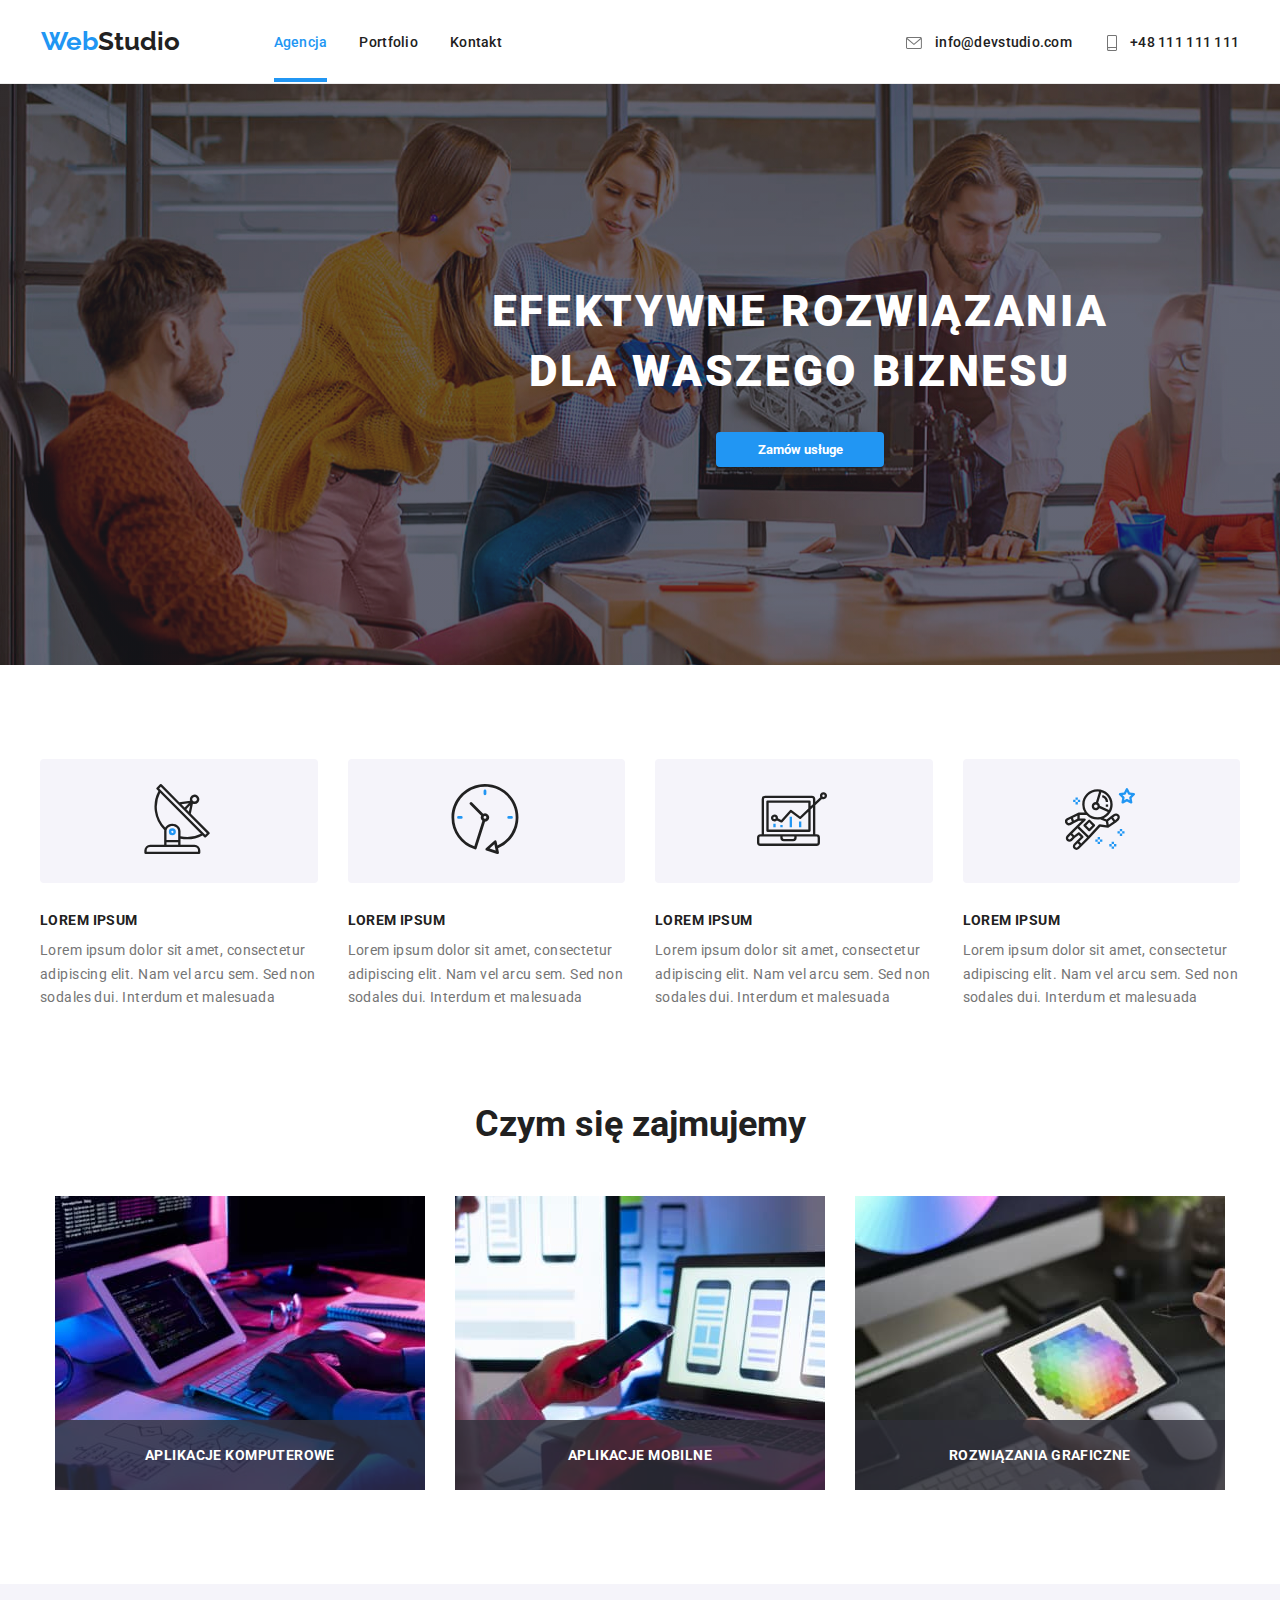
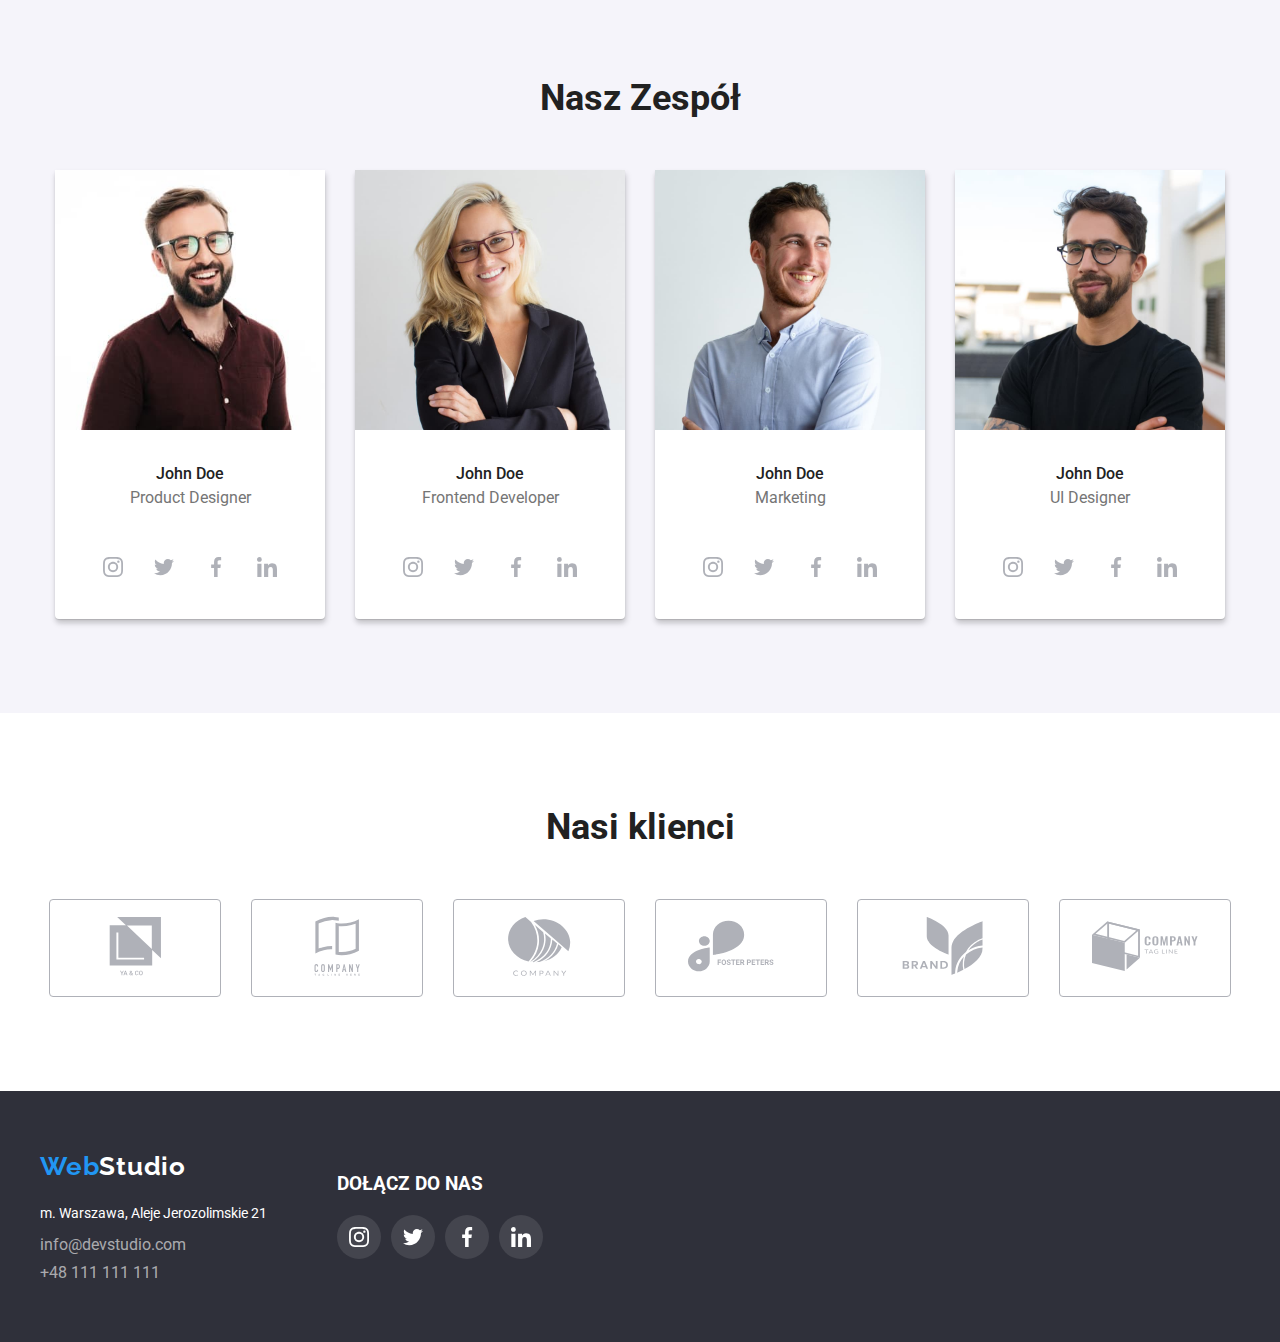
<file: index.html>
<!DOCTYPE html>
<html lang="en">
  <head>
    <meta charset="UTF-8" />
    <meta http-equiv="X-UA-Compatible" content="IE=edge" />
    <meta name="viewport" content="width=device-width, initial-scale=1.0" />
    <title>Studio</title>
    <link
      rel="stylesheet"
      href="https://cdnjs.cloudflare.com/ajax/libs/modern-normalize/1.1.0/modern-normalize.min.css"
      integrity="sha512-wpPYUAdjBVSE4KJnH1VR1HeZfpl1ub8YT/NKx4PuQ5NmX2tKuGu6U/JRp5y+Y8XG2tV+wKQpNHVUX03MfMFn9Q=="
      crossorigin="anonymous"
      referrerpolicy="no-referrer"
    />
    <link rel="stylesheet" href="css/style.css" />

    <link rel="preconnect" href="https://fonts.googleapis.com" />
    <link rel="preconnect" href="https://fonts.gstatic.com" crossorigin />
    <link
      href="https://fonts.googleapis.com/css2?family=Raleway:wght@700&family=Roboto:wght@400;500;700;900&display=swap"
      rel="stylesheet"
    />
  </head>
  <body>

    <header>
      

      <div class="container container-flex">
        <a class="logo-main a-main" href="index.html"
          ><span class="logo-primary"> Web</span>Studio</a
        >
        <nav class="nav-main ">
          <ul class="ul-main ul-flex ">
            <li class="li-flex ">
              <a class="links active a-main " href="index.html">Agencja</a>
            </li>
            <li class="li-flex">
              <a class="links a-main" href="portfolio.html">Portfolio</a>
            </li>
            <li class="li-flex">
              <a class="links a-main" href="#">Kontakt</a>
            </li>
          </ul>
        </nav>
        <ul class="ul-main ul-flex li-contact">
          <li class="li-flex">
            
            <a
            class="links a-main header-icon"
              
              
              href="mailto:info@devstudio.com">
              <svg class="contact-icon"
              width="16" height="12">
              <use href="images/icons.svg#icon-envelope"></use>
            </svg> info@devstudio.com</a>
          
          </li>
          <li>           
            <a
              
              class="links a-main header-icon"
              href="tel:48111111111"
              >  <svg class="contact-icon"
              width="16" height="16">
              <use href="images/icons.svg#icon-smartphone"></use>
            </svg>+48 111 111 111</a
            >
          </li>
        </ul>
      </div>
    </header>
    <main>
     
      
      <!-- About Us-->
      <section class="section-main section">
        <div class="container flex-main">
          <h1 class="title">EFEKTYWNE ROZWIĄZANIA DLA WASZEGO BIZNESU</h1>
          <button class="button-main" type="button" data-modal-open>Zamów usługe</button>
        </div>
      </section>
      <section style="padding-bottom: 0px" class="section-secondary section">
        <div class="container">

          <ul class="ul-main ul-flex">

            <li class="li-main">
              <div class="lorem-icon"><svg class="atuts-icon" width="70" height="70"><use href=./images/icons.svg#icon-antenna-1></use></svg>
              </div><h3 class="h3-main">LOREM IPSUM</h3>
              <p class="p-main">
                Lorem ipsum dolor sit amet, consectetur adipiscing elit. Nam vel
                arcu sem. Sed non sodales dui. Interdum et malesuada
              </p>
  </li>
            <li class="li-main">      
           <div class="lorem-icon"><svg class="atuts-icon" width="70" height="70"><use href=./images/icons.svg#icon-clock-1></use></svg>
           </div><h3 class="h3-main">LOREM IPSUM</h3>
              <p class="p-main">
                Lorem ipsum dolor sit amet, consectetur adipiscing elit. Nam vel
                arcu sem. Sed non sodales dui. Interdum et malesuada
              </p>
            </li>

            <li class="li-main"><div class="lorem-icon"><svg class="atuts-icon" width="70" height="70"><use href=./images/icons.svg#icon-diagram-1></use></svg>
            </div>
              <h3 class="h3-main">LOREM IPSUM</h3>
              <p class="p-main">
                Lorem ipsum dolor sit amet, consectetur adipiscing elit. Nam vel
                arcu sem. Sed non sodales dui. Interdum et malesuada
              </p>
            </li><li>      
           <div class="lorem-icon">
            <svg class="atuts-icon" width="70" height="70">
              <use href=./images/icons.svg#icon-astronaut-1>
              </use>
            </svg>
           </div>
           <h3 class="h3-main">LOREM IPSUM</h3>
              <p class="p-main">
                Lorem ipsum dolor sit amet, consectetur adipiscing elit. Nam vel
                arcu sem. Sed non sodales dui. Interdum et malesuada
              </p>
            </li>
          </ul>
        </div>
      </section>
      <section class="section-about section">
        
        <div class="container flex-main">
          <h2 class="h2-main">Czym się zajmujemy</h2>
          <ul class="ul-main ul-flex">
            <li class="li-about-us">

              <div class="about-us-box">
              <img
                src="images/About_Us/box1.jpg"
                alt="Programista pisze stronę"
                width="370"
                height="294"
              />
<div>
<h3 class="about-us-text">APLIKACJE KOMPUTEROWE</h3>    </div>   </div>    </li>
            <li class="li-about-us"><div class="about-us-box">
              <img
                src="images/About_Us/box2.jpg"
                alt="Programista pisze aplikacje na telefon"
                width="370"
                height="294"
              />

<div>
  <h3 class="about-us-text">APLIKACJE MOBILNE</h3>
</div> </div>          
 </li>
            <li><div class="about-us-box">
              <img
                src="images/About_Us/box3.jpg"
                alt="Programista sprawdza grafikę na tablecie"
                width="370"
                height="294"
              />
              <div><h3 class="about-us-text">ROZWIĄZANIA GRAFICZNE</h3></div>
            </li>
          </ul>
        </div></div>
      </section>
      <!-- Our Team-->
      <section class="section-team section">
        <div class="container flex-main">
          <h2 class="h2-main">Nasz Zespół</h2>
          <ul class="ul-main ul-flex li-team">
            <li >
              <figure class="figure-team">
                <img
                  src="images/Our_Team/img1.jpg"
                  width="270"
                  height=" 260"
                  alt="John Doe"

                />
                <figcaption>
                  <h3 class="h3-secondary">John Doe</h3>
                  <p class="p-description">Product Designer</p>
                </figcaption>
                <div>
                  <ul class="ul-main ul-flex ul-team">
                    <li>
                      <a class="a-team" href="#">
                        <svg class="icon-svg"  width="20px" height="20px" fill="#AFB1B8">
                          <use  href="./images/icons.svg#icon-instagram-2"></use></svg>
                      </a>
                    </li>
                    <li>
                      <a class="a-team"    href="#">
                        <svg class="icon-svg" width="20px" height="20px" fill="#AFB1B8">
                          <use href="./images/icons.svg#icon-twitter-1"></use>
                        </svg>
                      </a>
                    </li>
                    <li>
                      <a class="a-team"   href="#">
                        <svg class="icon-svg"   width="20px" height="20px" fill="#AFB1B8">
                          <use href="./images/icons.svg#icon-facebook-1"></use>
                        </svg>
                      </a>
                    </li>
                    <li>
                      <a class="a-team" href="#">
                        <svg class="icon-svg"  width="20px" height="20px" fill="#AFB1B8">
                          <use href="./images/icons.svg#icon-linkedin-1"></use>
                        </svg>
                      </a>
                    </li>
                  </ul>
                </div>

              </figure>
            </li>
            <li>
              <figure class="figure-team">
                <img
                  src="images/Our_Team/img2.jpg"
                  width="270"
                  height=" 260"
                  alt="John Doe"
                />
                <figcaption>
                  <h3 class="h3-secondary">John Doe</h3>
                  <p class="p-description">Frontend Developer</p>
                </figcaption><div>
                  <ul class="ul-main ul-flex ul-team">
                    <li>
                      <a class="a-team" href="#">
                        <svg class="icon-svg"  width="20px" height="20px" fill="#AFB1B8">
                          <use  href="./images/icons.svg#icon-instagram-2"></use></svg>
                      </a>
                    </li>
                    <li>
                      <a class="a-team"    href="#">
                        <svg class="icon-svg" width="20px" height="20px" fill="#AFB1B8">
                          <use href="./images/icons.svg#icon-twitter-1"></use>
                        </svg>
                      </a>
                    </li>
                    <li>
                      <a class="a-team"   href="#">
                        <svg class="icon-svg"   width="20px" height="20px" fill="#AFB1B8">
                          <use href="./images/icons.svg#icon-facebook-1"></use>
                        </svg>
                      </a>
                    </li>
                    <li>
                      <a class="a-team" href="#">
                        <svg class="icon-svg"  width="20px" height="20px" fill="#AFB1B8">
                          <use href="./images/icons.svg#icon-linkedin-1"></use>
                        </svg>
                      </a>
                    </li>
                  </ul>
                </div>
              </figure>
            </li>
            <li>
              <figure class="figure-team">
                <img
                  src="images/Our_Team/img3.jpg"
                  width="270"
                  height=" 260"
                  alt="John Doe"
                />
                <figcaption>
                  <h3 class="h3-secondary">John Doe</h3>
                  <p class="p-description">Marketing</p>
                </figcaption><div>
                  <ul class="ul-main ul-flex ul-team">
                    <li>
                      <a class="a-team" href="#">
                        <svg class="icon-svg"  width="20px" height="20px" fill="#AFB1B8">
                          <use  href="./images/icons.svg#icon-instagram-2"></use></svg>
                      </a>
                    </li>
                    <li>
                      <a class="a-team"    href="#">
                        <svg class="icon-svg" width="20px" height="20px" fill="#AFB1B8">
                          <use href="./images/icons.svg#icon-twitter-1"></use>
                        </svg>
                      </a>
                    </li>
                    <li>
                      <a class="a-team"   href="#">
                        <svg class="icon-svg"   width="20px" height="20px" fill="#AFB1B8">
                          <use href="./images/icons.svg#icon-facebook-1"></use>
                        </svg>
                      </a>
                    </li>
                    <li>
                      <a class="a-team" href="#">
                        <svg class="icon-svg"  width="20px" height="20px" fill="#AFB1B8">
                          <use href="./images/icons.svg#icon-linkedin-1"></use>
                        </svg>
                      </a>
                    </li>
                  </ul>
                </div>
              </figure>
            </li>
            <li >
              <figure class="figure-team">
                <img
                  src="images/Our_Team/img4.jpg"
                  width="270"
                  height=" 260"
                  alt="John Doe"
                />
                <figcaption>
                  <h3 class="h3-secondary">John Doe</h3>
                  <p class="p-description">UI Designer</p>
                  <li>
                </figcaption><div>
                  <ul class="ul-main ul-flex ul-team">
                    <li>
                      <a class="a-team" href="#">
                        <svg class="icon-svg"  width="20px" height="20px" fill="#AFB1B8">
                          <use  href="./images/icons.svg#icon-instagram-2"></use></svg>
                      </a>
                    </li>
                    <li>
                      <a class="a-team"    href="#">
                        <svg class="icon-svg" width="20px" height="20px" fill="#AFB1B8">
                          <use href="./images/icons.svg#icon-twitter-1"></use>
                        </svg>
                      </a>
                    </li>
                    <li>
                      <a class="a-team"   href="#">
                        <svg class="icon-svg"   width="20px" height="20px" fill="#AFB1B8">
                          <use href="./images/icons.svg#icon-facebook-1"></use>
                        </svg>
                      </a>
                    </li>
                    <li>
                      <a class="a-team" href="#">
                        <svg class="icon-svg"  width="20px" height="20px" fill="#AFB1B8">
                          <use href="./images/icons.svg#icon-linkedin-1"></use>
                        </svg>
                      </a>
                    </li>
                  </ul>
                </div>
      </section>
      <section class="section-clients section">
        
        <div class="container flex-main" >
          <h2 class="h2-main">Nasi klienci</h2>
          <ul class="ul-main ul-flex ul-client">
            
            <li class="li-clients">
              <svg class="icon-client" width="106" height="60" fill="#AFB1B8"><use href="./images/icons.svg#icon-group"></use></svg>
            </li>
            <li class="li-clients">
              <svg class="icon-client" width="106" height="60" fill="#AFB1B8"><use href="./images/icons.svg#icon-group-1"></use></svg>
            </li>
            <li class="li-clients">
              <svg class="icon-client" width="106" height="60" fill="#AFB1B8"><use href="./images/icons.svg#icon-group-2"></use></svg>
            </li>
            <li class="li-clients">
              <svg class="icon-client" width="106" height="60" fill="#AFB1B8"><use href="./images/icons.svg#icon-Group-6"></use></svg>
            </li>
            <li class="li-clients">
              <svg class="icon-client" width="106" height="60" fill="#AFB1B8"><use href="./images/icons.svg#icon-group-3"></use></svg>
            </li>
            <li class="li-clients">
              <svg class="icon-client" width="106" height="60" fill="#AFB1B8"><use href="./images/icons.svg#icon-group-4"></use></svg>
            </li>
          </ul>
          
        </div>
      </section>
    </main>
    <footer class="footer-main">
      <div class="container  container-footer">
      <div class="div-main">
        <a class="logo-footer a-main" href="index.html"
          ><span class="logo-primary"> Web</span
          ><span class="logo-secondary-footer">Studio</span></a>
             <address>
          <ul class="ul-main">
            <li>
              <p style="margin-top: 20px">
                m. Warszawa, Aleje Jerozolimskie 21
              </p>
            </li>
            <li style="margin-top: 9px">
              <a class="a-main links-footer" href="mailto:info@devstudio.com"
                >info@devstudio.com</a
              >
            </li>
            <li style="margin-top: 9px">
              <a class="a-main links-footer" href="tel:48111111111"
                >+48 111 111 111</a
              >
            </li>
          </ul>
        </address>
      </div>
        <div class="div-secondary">
          <h3 style="margin-bottom:20px"> DOŁĄCZ DO  NAS </h3>
          <ul class="ul-main ul-flex ul-footer">
            <li>
              <a class="a-footer" href="#">
                <svg width="20" height="20" class="footer-icon">
                  <use href="./images/icons.svg#icon-instagram-2"></use>
                </svg>
              </a>
            </li>
            <li>
              <a class="a-footer" href="#">
                <svg width="20" height="20"class="footer-icon">
                  <use href="./images/icons.svg#icon-twitter-1"></use>
                </svg>
              </a>
            </li>
            <li>
              <a class="a-footer" href="#">
                <svg width="20" height="20"class="footer-icon">
                  <use href="./images/icons.svg#icon-facebook-1"></use>
                </svg>
              </a>
            </li>
            <li>
              <a class="a-footer" href="#">
                <svg width="20" height="20"class="footer-icon">
                  <use href="./images/icons.svg#icon-linkedin-1"></use>
                </svg>
              </a>
            </li>
          </ul>
        </div>
      </div>
      <div class="overlay is-hidden" data-modal>
        <div class="modal ">
          <button type="button" class="close-btn" data-modal-close>X</button>
        </div>
      </div>
    </footer>
    <script src="./js/modal.js"></script>
  </body>
</html>
</file>
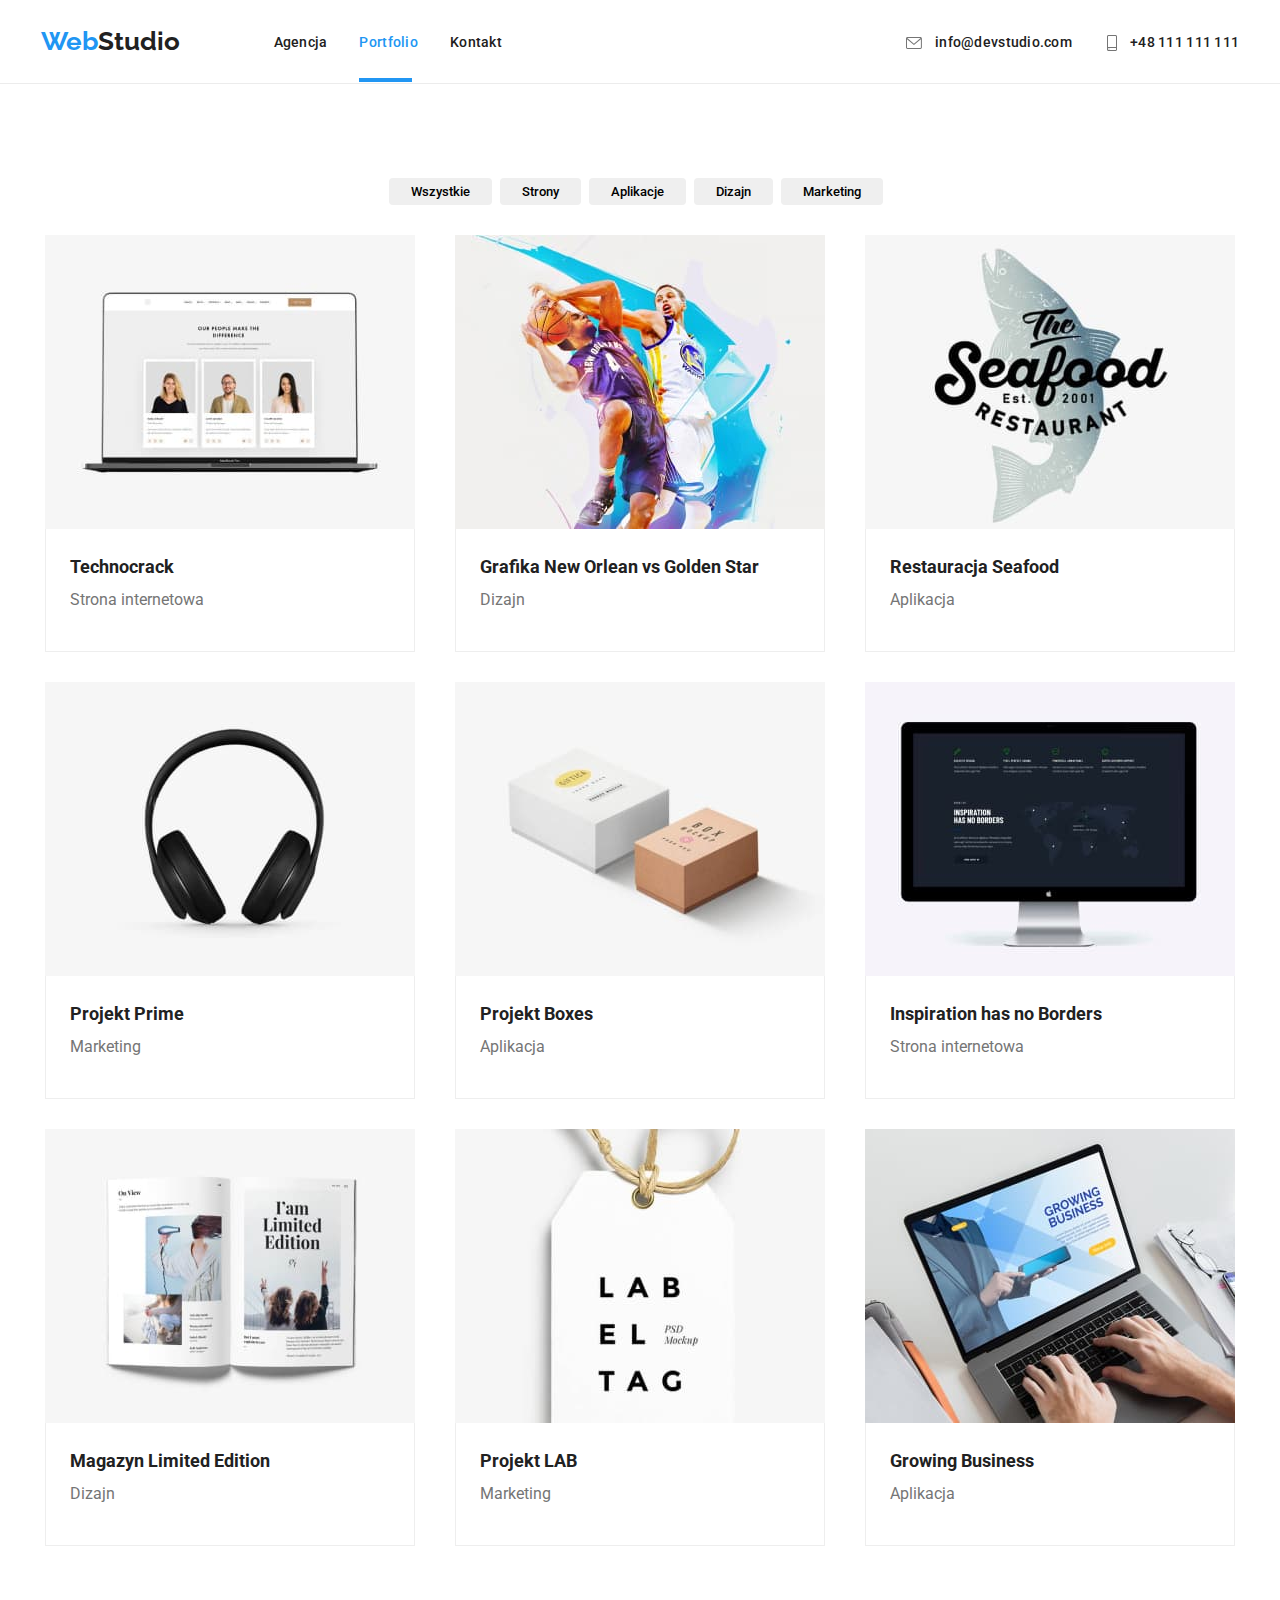
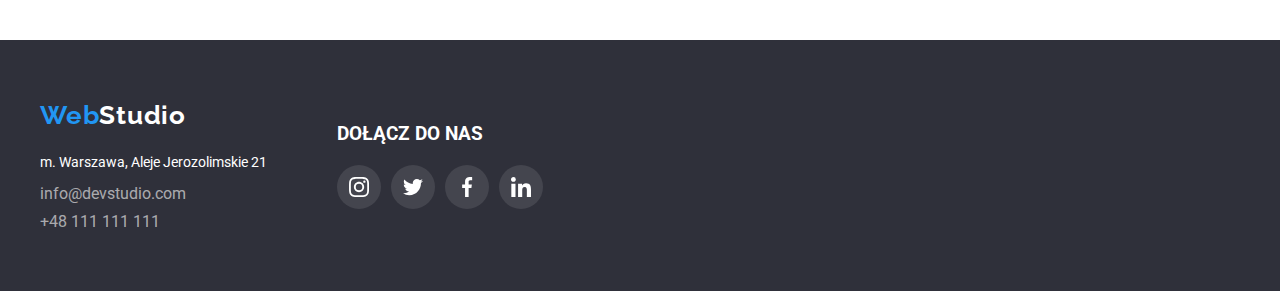
<file: portfolio.html>
<!DOCTYPE html>
<html lang="en">
  <head>
    <meta charset="UTF-8" />
    <meta http-equiv="X-UA-Compatible" content="IE=edge" />
    <meta name="viewport" content="width=device-width, initial-scale=1.0" />
    <title>Portfolio</title>
    <link
      rel="stylesheet"
      href="https://cdnjs.cloudflare.com/ajax/libs/modern-normalize/1.1.0/modern-normalize.min.css"
      integrity="sha512-wpPYUAdjBVSE4KJnH1VR1HeZfpl1ub8YT/NKx4PuQ5NmX2tKuGu6U/JRp5y+Y8XG2tV+wKQpNHVUX03MfMFn9Q=="
      crossorigin="anonymous"
      referrerpolicy="no-referrer"
    />
    <link rel="stylesheet" href="css/style.css" />
    <link rel="preconnect" href="https://fonts.googleapis.com" />
    <link rel="preconnect" href="https://fonts.gstatic.com" crossorigin />
    <link
      href="https://fonts.googleapis.com/css2?family=Raleway:wght@700&family=Roboto:wght@400;500;700;900&display=swap"
      rel="stylesheet"
    />
  </head>
  <body>
    <header>
      

      <div class="container container-flex">
        <a class="logo-main a-main" href="index.html"
          ><span class="logo-primary"> Web</span>Studio</a
        >
        <nav class="nav-main">
          <ul class="ul-main ul-flex">
            <li class="li-flex">
              <a class="links  a-main" href="index.html">Agencja</a>
            </li>
            <li class="li-flex">
              <a class="links active a-main" href="portfolio.html">Portfolio</a>
            </li>
            <li class="li-flex">
              <a class="links a-main" href="#">Kontakt</a>
            </li>
          </ul>
        </nav>
        <ul class="ul-main ul-flex li-contact">
          <li class="li-flex">
            
            <a
            class="links a-main header-icon"
              
              
              href="mailto:info@devstudio.com">
              <svg class="contact-icon"
              width="16" height="12">
              <use href="images/icons.svg#icon-envelope"></use>
            </svg> info@devstudio.com</a>
          
          </li>
          <li>           
            <a
              
              class="links a-main header-icon"
              href="tel:48111111111"
              >  <svg class="contact-icon"
              width="16" height="16">
              <use href="images/icons.svg#icon-smartphone"></use>
            </svg>+48 111 111 111</a
            >
          </li>
        </ul>
      </div>
    </header>
    <main>
      <!--Section Portfolio-->
      <section class="section">
        <div class="container container-flex">
          <ul class="ul-main ul-flex button-flex">
            <li class="li-button">
              <button class="button-portfolio" type="button">Wszystkie</button>
            </li>
            <li class="li-button">
              <button class="button-portfolio" type="button">Strony</button>
            </li>
            <li class="li-button">
              <button class="button-portfolio" type="button">Aplikacje</button>
            </li>
            <li class="li-button">
              <button class="button-portfolio" type="button">Dizajn</button>
            </li>
            <li class="li-button">
              <button class="button-portfolio" type="button">Marketing</button>
            </li>
          </ul>
        </div>
        <div class="container">
          <ul class="ul-main ul-flex portfolio-img">
            <li><div class="technocrack-div">
              <figure class="figure-portfolio">
                <div class="technocrack-container"><p class="technocrack-text">Technocrack jest popularną platformą wykorzystywaną do rozpowszechniania koronawirusa. Firmy wykorzystują tę platformę do celów szpiegowskich i ataków na niezabezpieczone serwery konkurencji</p>
                </div><img
                  class="img-portfolio"
                  src="images/portfolio/img-1.jpg"
                  alt="Strona internetowa"
                  width="370"
                  height="294"
                /></div>
                <figcaption class="figcaption-main">
                  <h3 class="h3-portfolio">Technocrack</h3>
                  <p class="p-description">Strona internetowa</p>
                </figcaption>
              </figure>
            </li>
            <li>
              <div class="technocrack-div">
              <figure class="figure-portfolio"><div class="technocrack-container"><p class="technocrack-text">Technocrack jest popularną platformą wykorzystywaną do rozpowszechniania koronawirusa. Firmy wykorzystują tę platformę do celów szpiegowskich i ataków na niezabezpieczone serwery konkurencji</p></div>
                <img
                  class="img-portfolio"
                  src="images/portfolio/img-2.jpg"
                  alt="Koszykarze"
                  width="370"
                  height="294"
                /></figure>
              </div>
                <figcaption class="figcaption-main">
                  <h3 class="h3-portfolio">
                    Grafika New Orlean vs Golden Star
                  </h3>
                  <p class="p-description">Dizajn</p>
                </figcaption>
              </figure>
            </li>
            <li><div class="technocrack-div">
              <figure class="figure-portfolio"><div class="technocrack-container"><p class="technocrack-text">Technocrack jest popularną platformą wykorzystywaną do rozpowszechniania koronawirusa. Firmy wykorzystują tę platformę do celów szpiegowskich i ataków na niezabezpieczone serwery konkurencji</p></div>
                <img
                  class="img-portfolio"
                  src="images/portfolio/img-3.jpg"
                  alt="Logo restauracji"
                  width="370"
                  height="294"
                /></div>
                <figcaption class="figcaption-main">
                  <h3 class="h3-portfolio">Restauracja Seafood</h3>
                  <p class="p-description">Aplikacja</p>
                </figcaption>
              </figure>
            </li>
            <li><div class="technocrack-div">
              <figure class="figure-portfolio"><div class="technocrack-container"><p class="technocrack-text">Technocrack jest popularną platformą wykorzystywaną do rozpowszechniania koronawirusa. Firmy wykorzystują tę platformę do celów szpiegowskich i ataków na niezabezpieczone serwery konkurencji</p></div>
                <img
                  class="img-portfolio"
                  src="images/portfolio/img-4.jpg"
                  alt="Słuchawki"
                  width="370"
                  height="294"
                /></div>
                <figcaption class="figcaption-main">
                  <h3 class="h3-portfolio">Projekt Prime</h3>
                  <p class="p-description">Marketing</p>
                </figcaption>
              </figure>
            </li>
            <li><div class="technocrack-div">
              <figure class="figure-portfolio"><div class="technocrack-container"><p class="technocrack-text">Technocrack jest popularną platformą wykorzystywaną do rozpowszechniania koronawirusa. Firmy wykorzystują tę platformę do celów szpiegowskich i ataków na niezabezpieczone serwery konkurencji</p></div>
                <img
                  class="img-portfolio"
                  src="images/portfolio/img-5.jpg"
                  alt="pudełka"
                  width="370"
                  height="294"
                /></div>
                <figcaption class="figcaption-main">
                  <h3 class="h3-portfolio">Projekt Boxes</h3>
                  <p class="p-description">Aplikacja</p>
                </figcaption>
              </figure>
            </li>
            <li><div class="technocrack-div">
              <figure class="figure-portfolio"><div class="technocrack-container"><p class="technocrack-text">Technocrack jest popularną platformą wykorzystywaną do rozpowszechniania koronawirusa. Firmy wykorzystują tę platformę do celów szpiegowskich i ataków na niezabezpieczone serwery konkurencji</p></div>
                <img
                  class="img-portfolio"
                  src="images/portfolio/img-6.jpg"
                  alt="Komputer"
                  width="370"
                  height="294"
                /></div>
                <figcaption class="figcaption-main">
                  <h3 class="h3-portfolio">Inspiration has no Borders</h3>
                  <p class="p-description">Strona internetowa</p>
                </figcaption>
              </figure>
            </li>
            <li><div class="technocrack-div">
              <figure class="figure-portfolio"><div class="technocrack-container"><p class="technocrack-text">Technocrack jest popularną platformą wykorzystywaną do rozpowszechniania koronawirusa. Firmy wykorzystują tę platformę do celów szpiegowskich i ataków na niezabezpieczone serwery konkurencji</p></div>
                <img
                  class="img-portfolio"
                  src="images/portfolio/img-7.jpg"
                  alt="Czasopismo"
                  width="370"
                  height="294"
                /></div>
                <figcaption class="figcaption-main">
                  <h3 class="h3-portfolio">Magazyn Limited Edition</h3>
                  <p class="p-description">Dizajn</p>
                </figcaption>
              </figure>
            </li>
            <li><div class="technocrack-div">
              <figure class="figure-portfolio"><div class="technocrack-container"><p class="technocrack-text">Technocrack jest popularną platformą wykorzystywaną do rozpowszechniania koronawirusa. Firmy wykorzystują tę platformę do celów szpiegowskich i ataków na niezabezpieczone serwery konkurencji</p></div>
                <img
                  class="img-portfolio"
                  src="images/portfolio/img-8.jpg"
                  alt="zawieszka"
                  width="370"
                  height="294"
                /></div>
                <figcaption class="figcaption-main">
                  <h3 class="h3-portfolio">Projekt LAB</h3>
                  <p class="p-description">Marketing</p>
                </figcaption>
              </figure>
            </li>
            <li><div class="technocrack-div">
              <figure class="figure-portfolio"><div class="technocrack-container"><p class="technocrack-text">Technocrack jest popularną platformą wykorzystywaną do rozpowszechniania koronawirusa. Firmy wykorzystują tę platformę do celów szpiegowskich i ataków na niezabezpieczone serwery konkurencji</p></div>
                <img
                  class="img-portfolio"
                  src="images/portfolio/img-9.jpg"
                  alt="komputer"
                  width="370"
                  height="294"
                /></div>
                <figcaption class="figcaption-main">
                  <h3 class="h3-portfolio">Growing Business</h3>
                  <p class="p-description">Aplikacja</p>
                </figcaption>
              </figure>
            </li>
          </ul>
        </div>
      </section>
    </main>
    <footer class="footer-main">
      <div class="container  container-footer">
      <div class="div-main">
        <a class="logo-footer a-main" href="index.html"
          ><span class="logo-primary"> Web</span
          ><span class="logo-secondary-footer">Studio</span></a>
             <address>
          <ul class="ul-main">
            <li>
              <p style="margin-top: 20px">
                m. Warszawa, Aleje Jerozolimskie 21
              </p>
            </li>
            <li style="margin-top: 9px">
              <a class="a-main links-footer" href="mailto:info@devstudio.com"
                >info@devstudio.com</a
              >
            </li>
            <li style="margin-top: 9px">
              <a class="a-main links-footer" href="tel:48111111111"
                >+48 111 111 111</a
              >
            </li>
          </ul>
        </address>
      </div>
        <div class="div-secondary">
          <h3 style="margin-bottom:20px"> DOŁĄCZ DO  NAS </h3>
          <ul class="ul-main ul-flex ul-footer">
            <li>
              <a class="a-footer" href="#">
                <svg width="20" height="20" class="footer-icon">
                  <use href="./images/icons.svg#icon-instagram-2"></use>
                </svg>
              </a>
            </li>
            <li>
              <a class="a-footer" href="#">
                <svg width="20" height="20"class="footer-icon">
                  <use href="./images/icons.svg#icon-twitter-1"></use>
                </svg>
              </a>
            </li>
            <li>
              <a class="a-footer" href="#">
                <svg width="20" height="20"class="footer-icon">
                  <use href="./images/icons.svg#icon-facebook-1"></use>
                </svg>
              </a>
            </li>
            <li>
              <a class="a-footer" href="#">
                <svg width="20" height="20"class="footer-icon">
                  <use href="./images/icons.svg#icon-linkedin-1"></use>
                </svg>
              </a>
            </li>
          </ul>
        </div>
      </div>
    </footer>
  </body>
</html>
</file>
<file: css/style.css>
:root {
  --highlight-color: #2196f3;
  --body-color: #212121;
  --logo-color: #ffffff;
  --main-background-color: #2f303a;
  --p-main-color: #757575;
  --links-footer-color: rgba(255, 255, 255, 0.6);
}
* {
  box-sizing: border-box;
  margin: 0 auto;
  padding: 0;
}
body {
  font-family: "Roboto", sans-serif;
  font-weight: 400;
  color: var(--body-color);
}

.logo-main {
  font-family: "Raleway";
  font-style: normal;
  font-weight: 700;
  font-size: 26px;
  line-height: 1.19;

  color: inherit;
  margin-right: 93px;
}

.logo-primary {
  color: var(--highlight-color);
}
.title {
  font-weight: 900;
  font-size: 44px;
  line-height: 1.36;
  letter-spacing: 0.06em;
  padding-left: 252px;
  padding-right: 252px;
  padding-top: 104px;

  text-align: center;
  margin-bottom: 30px;
  text-transform: uppercase;
}

.h2-main {
  font-weight: 700;
  font-size: 36px;
  line-height: 1.16;
  padding-bottom: 50px;
}
.h3-secondary {
  font-weight: 500;
  font-size: 16px;
  line-height: 1.19;
  padding-top: 30px;
}
.h3-main {
  font-weight: 700;
  font-size: 14px;
  line-height: 1.14;
  letter-spacing: 0.03em;
  padding-bottom: 10px;
}
.h3-portfolio {
  font-weight: 700;
  font-size: 18px;
  line-height: 2;
}
.header-color {
  color: #757575;
}
.p-main {
  font-size: 14px;
  line-height: 1.71;
  color: var(--p-main-color);

  letter-spacing: 0.03em;
}
.li-main {
  margin-right: 30px;
}

.p-description {
  font-size: 16px;
  line-height: 1.88;
  color: var(--p-main-color);
  padding-bottom:16px;
}
.a-main {
  text-decoration: none;
}
.ul-main {
  list-style-type: none;}

  .ul-client{
    gap:30px;
  }

.logo-footer {
  font-family: "Raleway";
  font-style: normal;
  font-weight: 700;
  font-size: 26px;
  line-height: 1.19;
  margin-bottom: 20px;

  letter-spacing: 0.03em;
}
.logo-primary {
  font-family: "Raleway";
  font-style: normal;
  font-weight: 700;
  font-size: 26px;
  line-height: 1.19;
  color: var(--highlight-color);
}

.logo-secondary-footer {
  font-family: "Raleway";
  font-style: normal;
  font-weight: 700;
  font-size: 26px;
  line-height: 1.19;
  color: var(--logo-color);
}
.links {
  font-style: normal;
  font-weight: 500;
  font-size: 14px;
  line-height: 1.14;
  letter-spacing: 0.02em;
  color: inherit;
  transition:color 250ms cubic-bezier(0.4, 0, 0.2, 1);
 
}
.links:focus {
  color: var(--highlight-color);
}
.active {
  color: var(--highlight-color);
  position:relative;
}

.active::after{
  content:"";
  border-bottom:solid 4px var(--highlight-color);
  width:53px;
  color:var(--highlight-color);
  display: block;
  position:absolute;
  bottom:-32px;

  


 
}

.links:hover {
  color: var(--highlight-color);
}
.links-footer:focus {
  color: var(--highlight-color);
}
.links-footer:hover {
  color: var(--highlight-color);
}
.button-portfolio:hover {
  background-color: var(--highlight-color);
  color: var(--logo-color);
  box-shadow: 0px 1px 1px rgba(0, 0, 0, 0.12), 0px 4px 4px rgba(0, 0, 0, 0.06),
  1px 4px 6px rgba(0, 0, 0, 0.16);
  
}
.button-portfolio:focus {
  background-color: var(--highlight-color);
  color: var(--logo-color);
  box-shadow:  0px 1px 1px rgba(0, 0, 0, 0.12), 0px 4px 4px rgba(0, 0, 0, 0.06),
  1px 4px 6px rgba(0, 0, 0, 0.16);
  border:none;
}
.links-footer {
  color: var(--links-footer-color);
  font-style: normal;
  transition:color 250ms cubic-bezier(0.4, 0, 0.2, 1),
  
}
address > ul > li > p {
  color: var(--logo-color);
  font-size: 14px;
  line-height: 1.71;
  font-style: normal;
}
.footer-main {
  background-color: var(--main-background-color);
  color: var(--logo-color);
  padding-top: 60px;
  padding-bottom: 60px;
  
}
.button-main {
  cursor: pointer;
  font-family: inherit;
  font-weight: 700;
  padding: 10px 41px 10px 42px;
  margin-bottom: 104px;
  left: 700px;
  top: 430px;
  color: var(--logo-color);
  background: #2196f3;
  box-shadow: 0px 4px 4px rgba(0, 0, 0, 0.15);
  border-radius: 4px;
  border:none;
}
.button-portfolio {
  cursor: pointer;
  font-family: inherit;
  font-weight: 500;
  padding: 6px 22px;
  border-radius: 4px;
  margin-bottom: 30px;
  transition:color 250ms cubic-bezier(0.4, 0, 0.2, 1);

  transition:box-shadow 250ms cubic-bezier(0.4, 0, 0.2, 1);
  border: none;
}
.figcaption-main {
  border-bottom: solid 1px #eeeeee;
  border-left: solid 1px #eeeeee;
  border-right: solid 1px #eeeeee;
  padding-left: 24px;
  align-content: center;
  padding-bottom: 20px;
  padding-top: 20px;
}
.img-portfolio {
  vertical-align: bottom;
}
.container {
  width: 1200px;
}
.flex-main {
  display: flex;
  flex-direction: column;
  justify-content: center;
  align-items: center;
}
.container-flex {
  display: flex;
  align-items: center;
  justify-content: center;
}
.ul-flex {
  display: flex;
}
.li-button {
  margin-right: 8px;
}
.button-flex {
  justify-content: center;
}

.nav-main {
  display: flex;
  padding-top: 32px;
  padding-bottom: 32px;
}
.li-flex {
  margin-right: 32px;
}
.li-about-us {
  margin-right: 30px;
}
.li-contact {
  margin-left: 371px;
}
.section-main {
  display: flex;
width:1600px;
  background-image:linear-gradient(#2F303A66, #2F303A66),
url('../images/Img.jpg');

background-color: var(--main-background-color);
margin:0 auto;  
color: var(--logo-color);}



.ul-flex {
  display: flex;
}
.section-about {
  display: flex;
}
.section-team {
  display: flex;

  background: #f5f4fa;
}
header {
  border-bottom-width: 1px;
  border-bottom-style: solid;
  border-bottom-color: #ececec;
  display: flex;
}
.section {
  padding-top: 94px;
  padding-bottom: 94px;
}
.figure-team {
  background: #ffffff;
  /* material shadow v1 */

  box-shadow: 
  0px 1px 1px rgba(0, 0, 0, 0.12), 0px 4px 4px rgba(0, 0, 0, 0.06),
  1px 4px 6px rgba(0, 0, 0, 0.16);
  
  
  border-radius: 0px 0px 4px 4px;

  text-align: center;
}
.li-team {
 gap:30px;
}
.portfolio-img {
  flex-wrap: wrap;
  gap: 30px;
}
.contact-icon {
  vertical-align: middle;
  fill:#757575;
margin-right:10px;}
  
.header-icon:hover svg,
.header-icon:focus svg{ fill:var(--highlight-color);} 

.atuts-icon{
    fill:#212121;
  }
  .lorem-icon{
  padding: 25px 102.34px;
  margin-bottom: 30px;
  background: #F5F4FA;
border-radius: 4px;}

.social-icons-container{
Padding-left:30px;
padding-right:30px;
padding-top:16px;
padding-bottom:32px;}
.li-clients:hover,
.li-clients:focus{border: 1px solid var(--highlight-color);
cursor:pointer;}

.li-clients:hover svg,
.li-clients:focus svg{
fill:var(--highlight-color);}

.li-clients{
  border: 1px solid 
 #AFB1B8;
 border-radius: 4px;
 padding:16px 32px;
 transition: color 250ms cubic-bezier(0.4, 0, 0.2, 1);
 
 }

.social-content{

  align-items: center;
}
.footer-icon{
  fill:#ffffff;
  transition: color 250ms cubic-bezier(0.4, 0, 0.2, 1);

  
}


.container-team{
  margin-bottom:32px;
}
.container-footer{
  display: flex;
  align-items: center;
 
}

.div-main{
  margin:0;

}
.div-secondary{
  margin-left:70px;}

  .figure-portfolio{transition:box-shadow 250ms cubic-bezier(0.4, 0, 0.2, 1);
  position:relative;
}
.portfolio-img>li:hover{
  box-shadow:  0px 1px 1px rgba(0, 0, 0, 0.12), 0px 4px 4px rgba(0, 0, 0, 0.06),
  1px 4px 6px rgba(0, 0, 0, 0.16);
}

.figure-portfolio:hover .technocrack-container
 {
  opacity:1; 
  transform: scale(1);
  transform: translateY(0);
  
  
}
.social.icons-team{border-radius: 50%;
}

.ul-team {
  padding-right:32px;
  padding-left:32px;
  padding-bottom:30px;
  padding-top:16px;
}



.a-team:hover svg,.icon-svg:focus{ 
fill:#ffffff;
}

.a-team{padding:12px;
display:flex;
justify-content: center;
align-items: center;
transition: color 250ms cubic-bezier(0.4, 0, 0.2, 1);
}
.a-team:hover, .a-team:focus{
background-color:var(--highlight-color);
border-radius:50%;
}

.a-footer{
  padding:12px;
  border-radius: 50%;
  background-color: rgba(255, 255, 255, 0.1);
  display:flex;
justify-content: center;
align-items: center;
transition: color 250ms cubic-bezier(0.4, 0, 0.2, 1);}

.a-footer:hover,
.a-footer:focus{
  background-color:var(--highlight-color);
}
.ul-footer{gap:10px;
}

.is-hidden{opacity: 0;
visibility: hidden;
pointer-events: none;
transform:scale(0);






}
.close-btn{position: absolute;
top:8px;
right:8px;
width:30px;
height:30px;
background-color: #fff;
border:1px solid rgba(0,0,0,0.1);
border-radius: 50%;
cursor:pointer;
}
.overlay{
  display:flex;
  position:absolute;
  top:0;
  left:0;
  width:100%;
  height:100%;
  background-color:#00000033;
  justify-content: center;
  align-items: center;

  
  
}

.modal
{width:530px;
height: 580px;
position: relative;
background: #fff;
transform: scale(1);
transition:transform 250ms linear;

}
.overlay.is-hidden .modal {

transform: scale(0);}

.about-us-text{
  font-family: "Roboto";
  font-style: normal;
  font-weight: 700;
  font-size: 14px;
  line-height:1,14;
  text-align: center;
  letter-spacing: 0.03em;
  text-transform: uppercase;
color:#ffffff;
text-align: center;
background-color: #2F303ACC;
position:absolute;
padding-top:27px;
padding-bottom:27px;
width:370px;
left:0;
bottom:0}



.about-us-box{
  position:relative;
display: flex;
}
.technocrack-container{
position:absolute;
opacity: 0; 
transform:scale(0);
transform: translatey(100%);
transition: transform 250ms ease;
top:0;
left:0;}

.technocrack-text{font-family: "Roboto";
font-style: normal;
font-weight: 400;
font-size: 18px;line-height: 1.55;
letter-spacing: 0.03;
background-color: rgba(33, 150, 243, 0.9);
color:#ffffff;
padding-left:24px;
padding-top:49px;
padding-bottom:49px;
padding-right:45px;
}
  
.technocrack-div{
  overflow:hidden;
}
</file>
